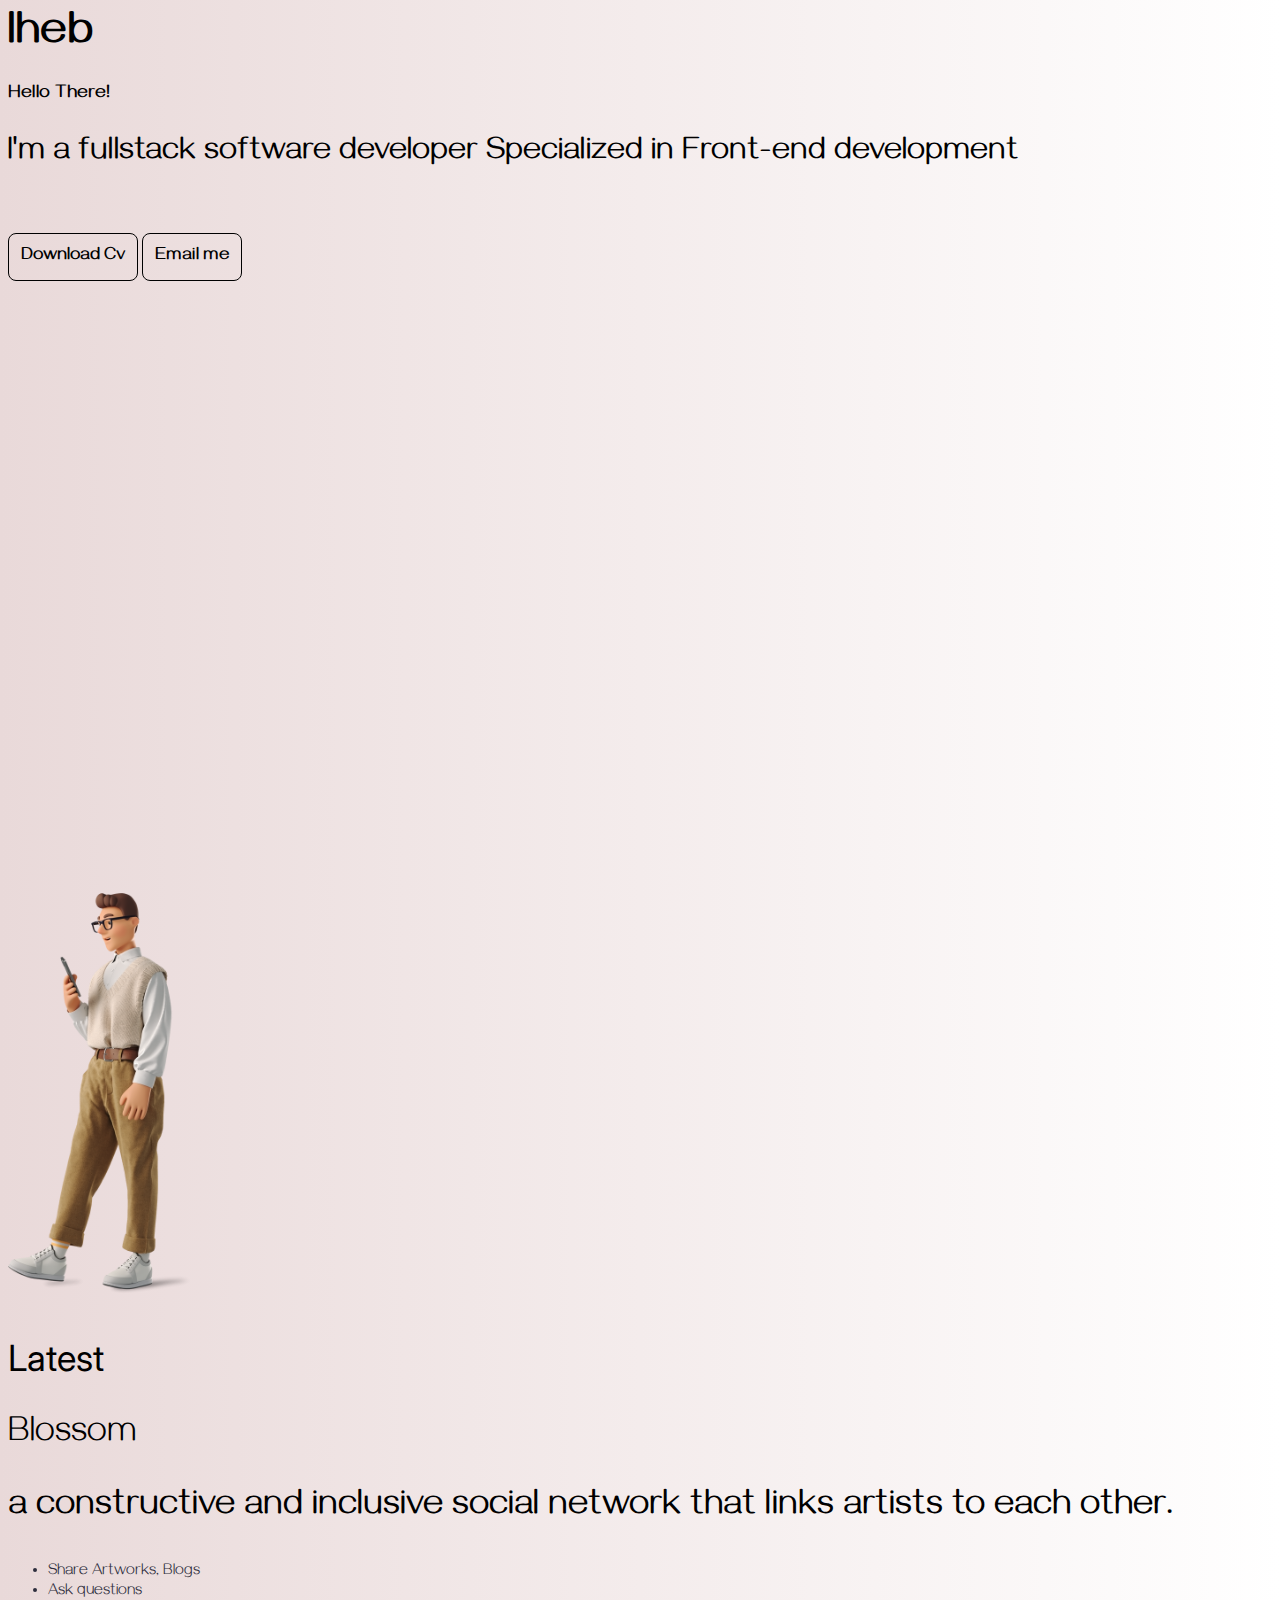
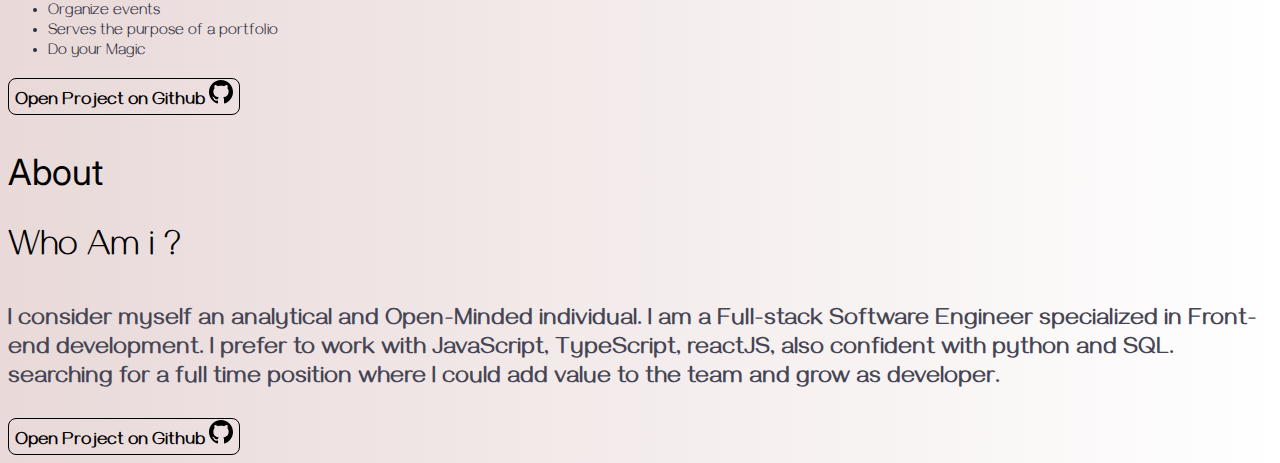
<file: Index.html>
<!DOCTYPE html>
<html lang="en">
<head>
    <link rel="preconnect" href="https://fonts.googleapis.com">
    <link rel="preconnect" href="https://fonts.gstatic.com" crossorigin>
    <link href="https://fonts.googleapis.com/css2?family=Gayathri:wght@700&family=Inter&family=Montserrat:ital@1&display=swap" rel="stylesheet"><meta charset="UTF-8">
    <link rel="preconnect" href="https://fonts.googleapis.com">
    <link rel="preconnect" href="https://fonts.gstatic.com" crossorigin>
    <link href="https://fonts.googleapis.com/css2?family=Gayathri:wght@700&family=Inter&family=Montserrat:ital@1&display=swap" rel="stylesheet">
    <meta http-equiv="X-UA-Compatible" content="IE=edge">
    <meta name="viewport" content="width=device-width, initial-scale=1.0">
    <link rel="stylesheet" href="./style/style.css">
    <title>Document</title>
</head>
<body>
        <div class="container">
            <bold class="Logo">Iheb</bold>
            <div class="hero">
                <div class="hero-content">
                    <h3 class="hero-title">Hello There!</h3>
                    <p class='hero-paragraph'>
                        I'm a fullstack software developer
                        Specialized in Front-end development
                    </p>
                    <button class='hero-btn'>Download Cv</button>
                    <button class='hero-btn'>Email me</button>
                </div>
            </div>
                
                    <img class="hero-img" src="./Images/3d-man-holding-phone.svg" alt="3d-man-holding-phone">
          
            </div>

            <div class="Latest">
                <div class="Latest-content">
                    <h3 class="heading">Latest</h3>
                    <p class="smaller-heading">Blossom</p>
                    <p class="Latest-description">a constructive and inclusive social network 
                        that links artists to each other.</p>
                    <ul class="Project-List">
                        <li>Share Artworks, Blogs</li>
                        <li>Ask questions</li>
                        <li>Organize events</li>
                        <li>Serves the purpose of a portfolio</li>
                        <li>Do your Magic</li>
                    </ul>
                </div>
                <button class="btn-gh">Open Project on Github <img src="./Images/github-icon.svg" alt="github-icon"/></button>
            </div>
            <div class="About Latest">
                <div class="About-content Latest-content">
                    <h3 class="heading">About</h3>
                    <p class="smaller-heading">Who Am i ?</p>
                    <p class="About-description">I consider myself an analytical and Open-Minded individual.
                        I am a Full-stack Software Engineer specialized in Front-end development. 
                        I prefer to work with JavaScript, TypeScript, reactJS, also confident with python and SQL. 
                        searching for a full time position where I could add value to the team and grow as developer.</p>
                </div>
                <button class="btn-gh">Open Project on Github <img src="./Images/github-icon.svg" alt="github-icon"/></button>
            </div>
            

</body>
</html>
</file>
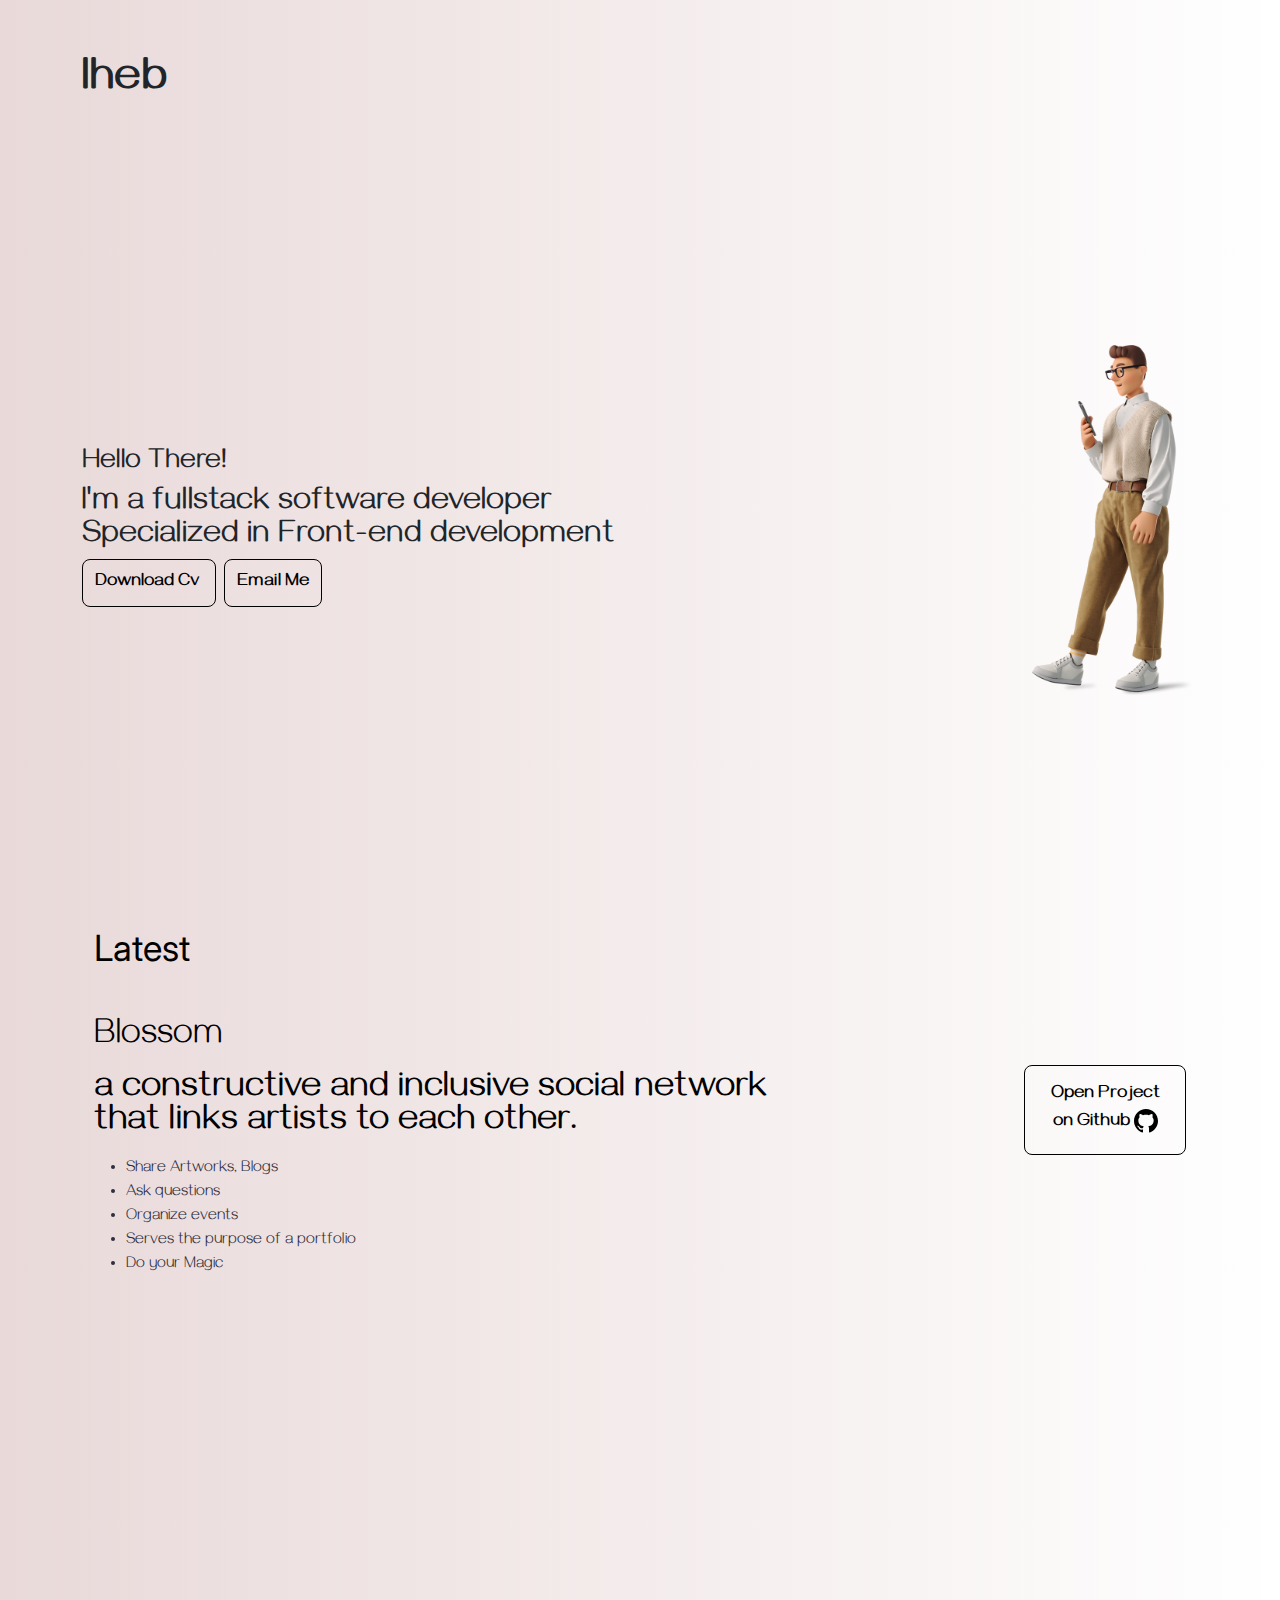
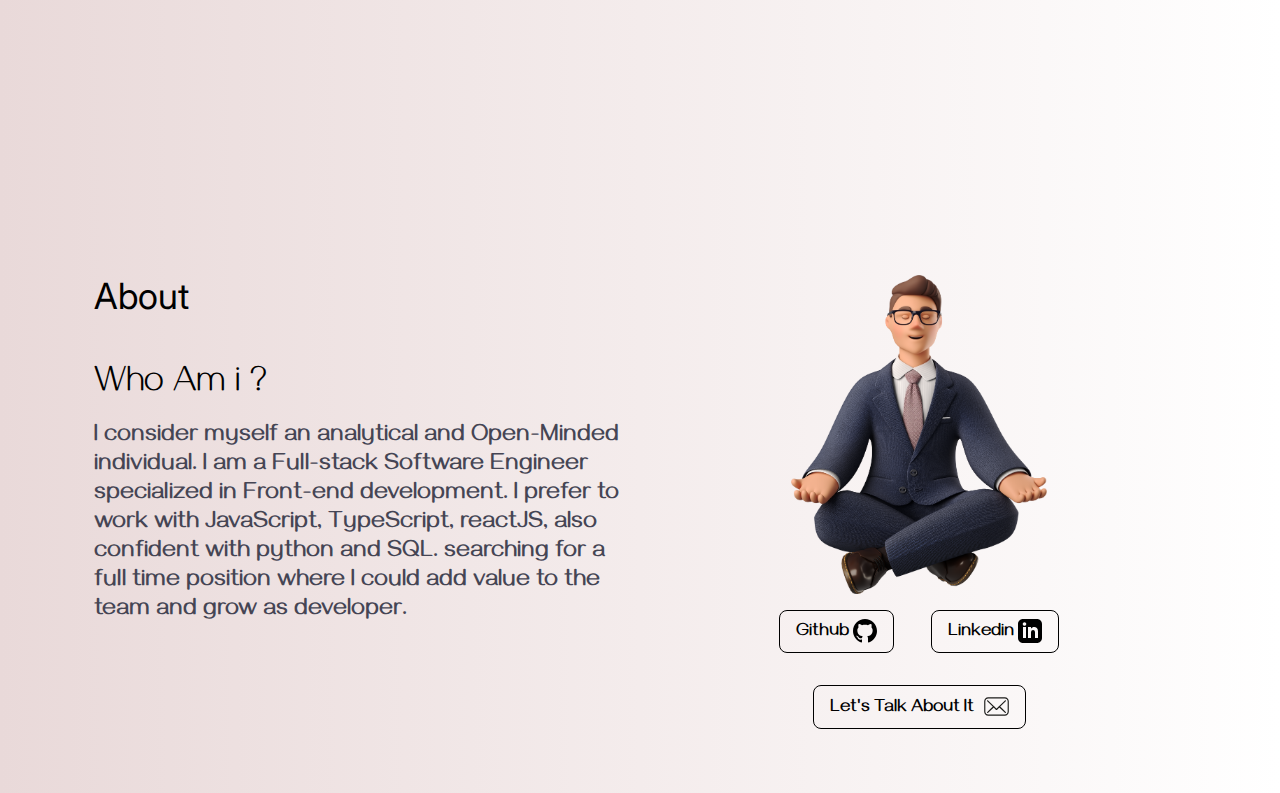
<file: index.html>
<!DOCTYPE html>
<html lang="en">

<head>
    <link rel="preconnect" href="https://fonts.googleapis.com">
    <link rel="preconnect" href="https://fonts.gstatic.com" crossorigin>
    <link
        href="https://fonts.googleapis.com/css2?family=Gayathri:wght@700&family=Inter&family=Montserrat:ital@1&display=swap"
        rel="stylesheet">
    <meta charset="UTF-8">
    <link rel="preconnect" href="https://fonts.googleapis.com">
    <link rel="preconnect" href="https://fonts.gstatic.com" crossorigin>
    <link
        href="https://fonts.googleapis.com/css2?family=Gayathri:wght@700&family=Inter&family=Montserrat:ital@1&display=swap"
        rel="stylesheet">
    <meta http-equiv="X-UA-Compatible" content="IE=edge">
    <meta name="viewport" content="width=device-width, initial-scale=1.0">

    <link rel="stylesheet" href="https://cdn.jsdelivr.net/npm/bootstrap@5.2.0-beta1/dist/css/bootstrap.min.css">
    <link rel="stylesheet" href="./style/style.css">
    <title>Iheb khaldi</title>
</head>

<body>
    <div class="container-fluid">
    <div class="container-md">
        <div class="row">
            <div class="col-md-12">
                <div class="header">
                    <div class="Logo pt-5">
                        <bold class="Logo">Iheb</bold>
                    </div>
                </div>
            <div class="hero row justify-content-center align-self-center align-items-center">
                <div class="col-10">
                    <h3 class="hero-title">Hello There!</h3>
                    <p class='hero-paragraph col-12 col-md-7'>I'm a fullstack software developer
                        Specialized in Front-end development</p>

                    <div class="col-12">
                    <a href="assets/Iheb_Khaldi's_resume.pdf" download class="hero-btn">
                        Download Cv
                    </a>
                    <a href="mailto:iheb.khaldi@holbertonschool.com" class="hero-btn m-2">
                        Email Me
                    </a>
                    </div>
                </div>
                    <img class="hero-img col-2 d-none d-md-block" src="./Images/3d-man-holding-phone.svg" alt="3d-man-holding-phone">
        </div>

        

    </div>
</div>

    <div class="latest container-fluid">
        <div class="row">
        <div class="col-12 col-md-6 col-lg-10">
            <h3 class="heading mb-5">Latest</h3>
            <p class="smaller-heading mb-3">Blossom</p>
            <p class="Latest-description col-md-9 col-lg-9">a constructive and inclusive social network
                that links artists to each other.</p>
            <ul class="Project-List">
                <li>Share Artworks, Blogs</li>
                <li>Ask questions</li>
                <li>Organize events</li>
                <li>Serves the purpose of a portfolio</li>
                <li>Do your Magic</li>
            </ul>
        </div>
        <div class='col-12 col-md-2 col-lg-2 align-self-center'>
            <a href="https://github.com/Blossoom/blossoom-frontend">
                <button class="btn-gh p-3">Open Project on Github <img src="./Images/github-icon.svg"
                        alt="github-icon" /></button>
            </a>
        </div>
    </div>
    </div>


    
    <div class="about container-fluid my-5">
    <div class="row">
        <div class="col-6 ">
            <h3 class="heading mb-5">About</h3>
            <p class="smaller-heading mb-3">Who Am i ?</p>
            <p class="About-description">I consider myself an analytical and Open-Minded individual.
                I am a Full-stack Software Engineer specialized in Front-end development.
                I prefer to work with JavaScript, TypeScript, reactJS, also confident with python and SQL.
                searching for a full time position where I could add value to the team and grow as developer.</p>
        </div>
        <div class="col-6 d-flex flex-column align-items-center">
            
                <img src="./Images/businessman in dark blue suit meditating.svg"
                    alt="businessman in dark blue suit meditating" class="meditating">
                    <div>    
                            <a href="www.github.com/khaldi505"> 
                                <button class="btn-about one">Github 
                                    <img src="./Images/github-icon.svg" alt="github" />
                                </button>
                            </a>
                            <a  href="https://www.linkedin.com/in/iheb-khaldi/">
                                <button class="btn-about two"> Linkedin <img
                                src="./Images/iconmonstr-linkedin-3.svg" alt="Linkedin"></button>
                            </a>
                        
                    </div>
            <a class="btn-about last"  href="www.github.com/khaldi505">Let's Talk About It<img src="./Images/mail-142.svg" alt="Mail"></a>
        </div>
    </div>
    </div>
    <script src="https://cdn.jsdelivr.net/npm/bootstrap@5.2.0-beta1/dist/js/bootstrap.bundle.min.js"></script>
</body>

</html>
</file>
<file: style/style.css>
body {
    background: rgb(233,217,217);
    background: linear-gradient(90deg, rgba(233,217,217,1) 0%, rgba(255,255,255,1) 100%);
    background-repeat: no-repeat;
    background-size: cover;
}

a {
    text-decoration: none;
}


.Logo {
    font-family: 'Gayathri', 'Inter';
    font-size: 46px;
    font-style: normal;
    font-weight: 700;
}

.hero {
    height: 90vh;
    font-family: 'Gayathri', 'Inter';
}
.latest {
    height: 100vh;
}


.hero-btn {
    font-family: 'Gayathri';
    font-size: 18px;
    font-style: normal;
    font-weight: 700;
    color: rgba(0, 0, 0, 1);
    background-color: transparent;
    border-radius: 8px;
    border: 1px solid #000000;
    padding: 12px;
    cursor: pointer;

    margin-top: 30px;
}

.hero-paragraph {
    font-family: 'Gayathri', 'Montserrat';
    font-weight: 400;
    line-height: 33px;
    font-style: normal;
    font-size: 32px;
    
}



.btn-gh {
    font-family: 'Gayathri';
    font-size: 18px;
    font-style: normal;
    font-weight: 700;
    color: rgba(0, 0, 0, 1);
    background-color: transparent;
    border-radius: 8px;
    border: 1px solid #000000;
    cursor: pointer;
}

.heading {
    font-family: 'Quicksand', 'Inter';
    font-size: 36px;
    font-style: normal;
    font-weight: 400;
    line-height: 42px;
    color: rgba(0, 0, 0, 1);
}

.smaller-heading
{
    font-family: 'Gayathri', 'Inter';
    font-size: 36px;
    font-style: normal;
    font-weight: 100;
    line-height: 42px;
    color: rgba(0, 0, 0, 1);
}



.Latest-description {
    font-family: 'Gayathri', 'Inter';
    font-size: 36px;
    font-style: normal;
    font-weight: 400;
    line-height: 33px;
    color: rgba(0, 0, 0, 1);
}

.Project-List{
    font-family: 'Gayathri', 'Inter';
    font-style: normal;
    font-weight: 100;
    color: rgba(46, 46, 61, 1);
}

.About-description {
    font-family: 'Gayathri', 'Inter';
    font-size: 24px;
    font-style: normal;
    font-weight: 700;
    line-height: 29px;
    color: rgba(69, 69, 84, 1);

}


.btn-about {
    font-family: 'Gayathri';
    font-size: 18px;
    font-style: normal;
    font-weight: 700;
    line-height: 22px;
    color: rgba(0, 0, 0, 1);
    background-color: transparent;
    border-radius: 8px;
    border: 1px solid #000000;
    cursor: pointer;
    padding: 0.5rem 1rem;
    margin: 1rem; 
}












.last {

    align-items: center;
}

.last img {
    margin-left: 10px;
}
</file>
